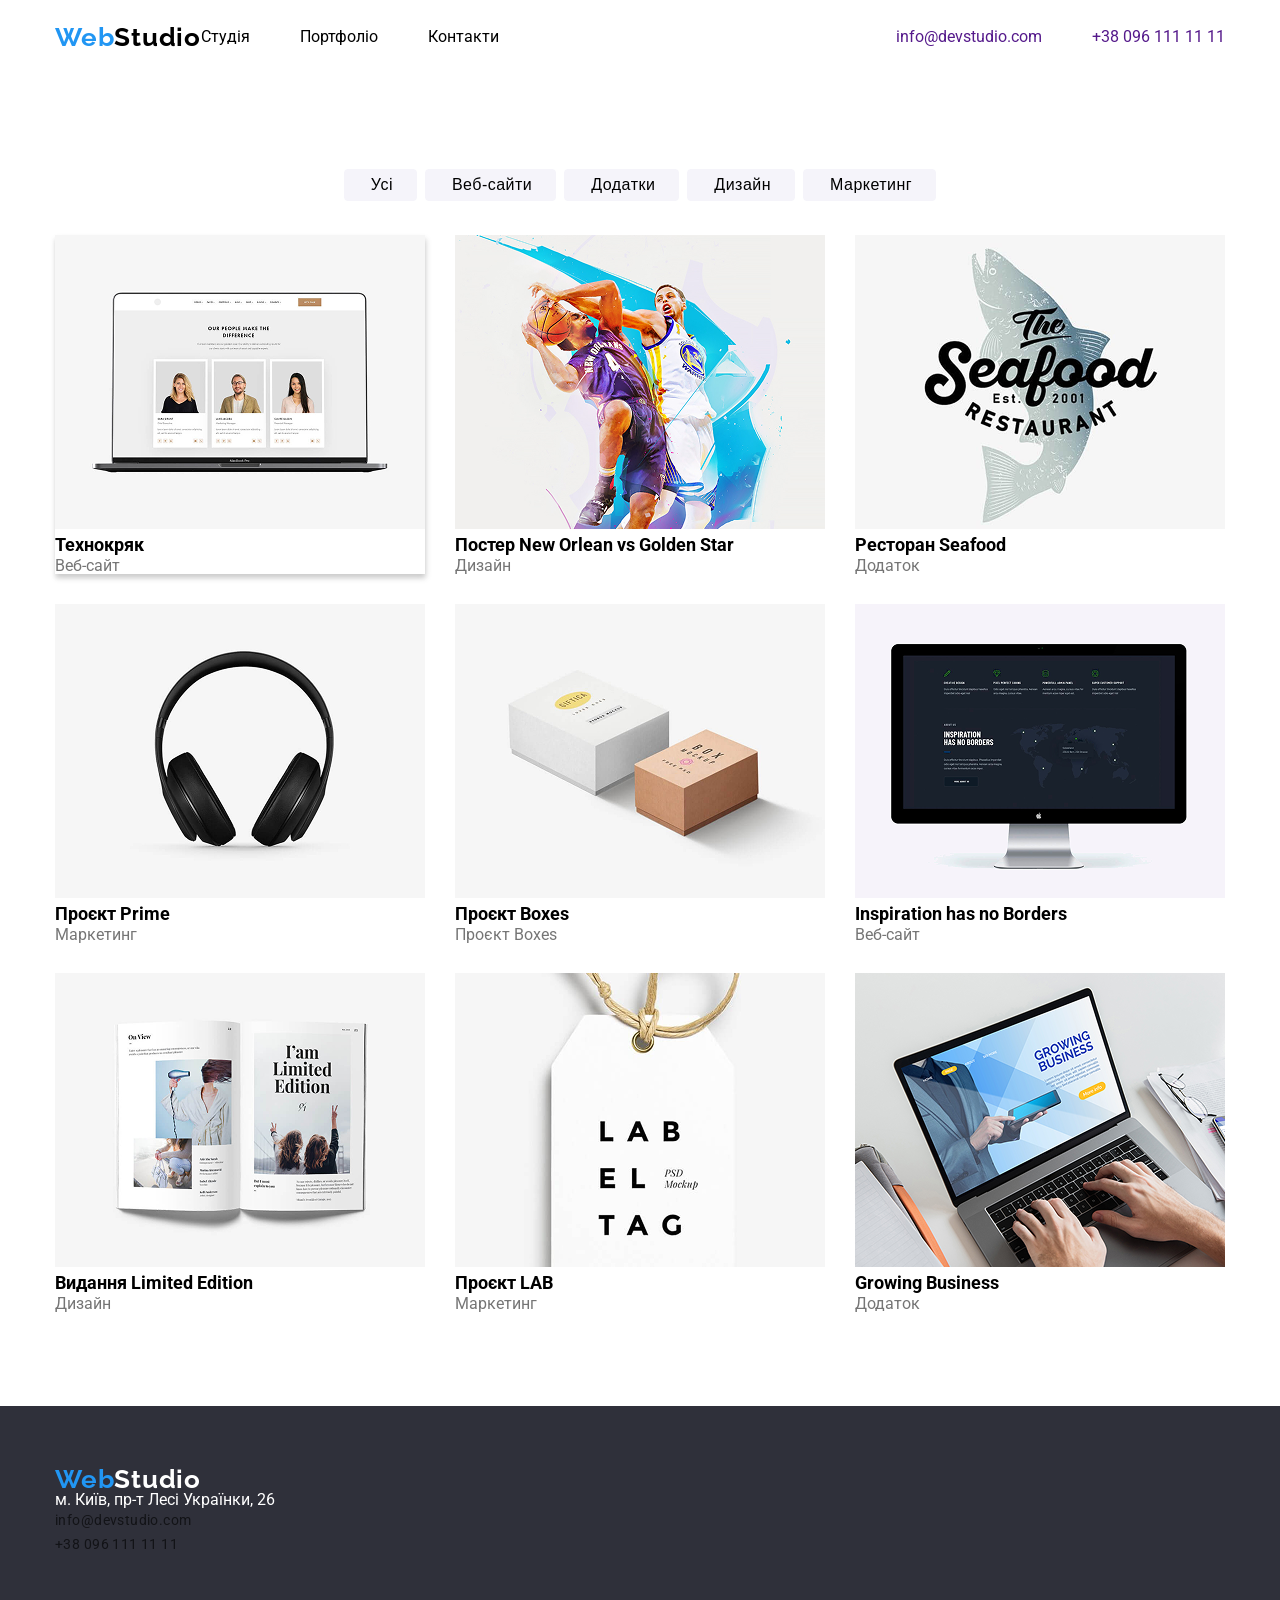
<file: portfolio.html>
<!DOCTYPE html>
<html lang="en">
<head>
  <meta charset="UTF-8">
  <meta name="viewport" content="width=device-width, initial-scale=1.0">
  <title>portfolio</title>
  <link rel="stylesheet" href="css/reset.css">
  <link href="https://fonts.googleapis.com/css2?family=Montserrat:ital,wght@0,100..900;1,100..900&family=Raleway:ital,wght@0,100..900;1,100..900&family=Roboto:ital,wght@0,100..900;1,100..900&display=swap" rel="stylesheet">
  <link rel="stylesheet" href="css/style.css">
</head>
<body>
  
   <header class="header">
    <div class="container header-container">
  
    <a class="header-logo" href="index.html"><span>Web</span>Studio</a>
   
    <div class="header-wrapper">
    <nav class="header-nav">
      <ul class="header-nav_list">
        <li class="header-nav_item">
          <a class="header-nav_link" href="">Студія</a>
        </li>
        <li class="header-nav_item">
          <a class="header-nav_link" href="portfolio.html">Портфоліо</a>
        </li>
        <li class="header-nav_item">
          <a class="header-nav_link" href="">Контакти</a>
        </li>
       </ul>
    </nav>
   
    <ul class="header-contact_list">
      <li class="header-contact_item">
        <a class="header-contact_link" href="">info@devstudio.com</a>
      </li>
      <li class="header-contact_item">
        <a class="header-contact_link" href="">+38 096 111 11 11</a>
      </li>
  
    </ul>
      </div>
        </div>
  </header>

 <main class="main">
    
  <section class="projects">
    <div class="container">
    <ul class="projects-list">
    <li class="projects-item-btn">
       <button class="projects-btn">
      Усі
    </button>
    </li>
   <li class="projects-item_btn">
     <button class="projects-btn">
         Веб-сайти
      </button>
   </li>
      <li class="projects-item_btn" >
      <button class="projects-btn">
          Додатки
      </button>
      </li>
      <li class="projects-item_btn">
      <button class="projects-btn" >
          Дизайн
      </button>
      </li >
      <li class="projects-item_btn">
      <button class="projects-btn">
        Маркетинг
      </button>
      </li>
      </ul>
      
      <ul class="projects-work">
       
        <li class="projects-item">
           <img class="projects-img" src="./images/laptop-website.png" alt="laptop-website">
            <h3 class="projects-developer">
              Технокряк
            </h3>
            <p class="description">
              Веб-сайт
            </p>
       
        </li>
        <li class="projects-item">
           <img class="projects-img" src="./images/basketball-players.png" alt="basketball-players">
            <h3 class="projects-developer">
              Постер New Orlean vs Golden Star
            </h3>
            <p class="description">
              Дизайн
            </p>
       
        </li>
        <li class="projects-item">
           <img class="projects-img" src="./images/sea-food-restaraunt.png" alt="sea-food-restaraunt">
            <h3 class="projects-developer">
              Ресторан Seafood
            </h3>
            <p class="description">
              Додаток
            </p>
       
        </li>
        <li class="projects-item">
           <img class="projects-img" src="./images/heaphones-project.png" alt="heaphones-project">
            <h3 class="projects-developer">
              Проєкт Prime
            </h3>
            <p class="description">
              Маркетинг
            </p>
     
        </li>
        <li class="projects-item">
           <img class="projects-img" src="./images/boxes-project.png" alt="boxes-project">
            <h3 class="projects-developer">
              Проєкт Boxes
            </h3>
            <p class="description">
              Проєкт Boxes
            </p>
       
        </li>
        <li class="projects-item">
           <img class="projects-img" src="./images/pc-website.png" alt="pc-website">
            <h3 class="projects-developer">
              Inspiration has no Borders   
            </h3>
            <p class="description">
             Веб-сайт  
            </p>
      
        </li>
        <li class="projects-item">
           <img class="projects-img" src="./images/book.png" alt="book">
            <h3 class="projects-developer">
              Видання Limited Edition
            </h3>
            <p class="description">
              Дизайн
            </p>
          
        </li>
        <li class="projects-item">
           <img class="projects-img" src="./images/label-tag.png" alt="label-tag">
            <h3 class="projects-developer">
              Проєкт LAB
            </h3>
            <p class="description">
              Маркетинг
            </p>
        
        </li>
        <li class="projects-item">
           <img class="projects-img" src="/images/laptop-app.png" alt="laptop-app">
            <h3 class="projects-developer">
              Growing Business
            </h3>
            <p class="description">
              Додаток
            </p>
         
        </li>
     
      </ul>
      </div>
  </section>
 </main>
 <footer class="footer">
  <div class="container">
    <a class="footer-logo" href=""><span>Web</span>Studio</a>
    <ul class="footer-list">
    <li class="footer-item">
   
     <a class="footer-link_address" href=""> м. Київ, пр-т Лесі Українки, 26</a>
   
    </li>
    <li class="footer-item">
    
     <a class="footer-link_contact" href="mailto:info@devstudio.com"> info@devstudio.com</a>
  
    </li>
    <li class="footer-item">
      <a class="footer-link_contact" href="tel:380961111111">  +38 096 111 11 11</a>
    
  
    </li>
    </ul>
    </div>
  </footer>
  
</body>
</html>
</file>
<file: css/style.css>
:root{
  
  --bg-color: #F5F4FA;
  --text-color: #757575;
  --title-color: #212121;
  --accent-second-color : #FFFFFF;
  --accent-color : #2196F3;
  --bg-footer-color: #2F303A;
  --second-font:"Raleway", sans-serif ;
  --main-font:"Roboto",sans-serif;
  --logo-color: #000000;
}
body{
  font-family:var(--main-font);
}
.container{
  width: 1170px;
  margin: 0 auto;
  padding-left: 15px;
  padding-right: 15px;
}
.header-container{
  display: flex;
  align-items: center;
}
.header-logo{
  font-weight: 700;
  font-size: 26px;
  font-family: var(--second-font);
  letter-spacing: 0.03em;
  color: var(--logo-color);
}

.header-logo span{
  color: var(--accent-color);
}
.header-wrapper{
  width: 100%;
  display: flex;
  justify-content: space-between;
}
.header{
  padding-top: 24px;
  padding-bottom: 25px;
  display: flex ;

}
.header-title{
 margin-right: 93px;
}
.hero{
  text-align: center;
  padding-top: 200px;
  padding-bottom: 200px;
  background-position: center;
  background-image: url(../images/background\ image.png);
  background-repeat: no-repeat;
  background-size: cover ;
}

.team{
padding-top: 94px ;
padding-bottom: 94px;
 background-color: var(--bg-color) ;

}

.work{
  padding-bottom: 94px;
}

.teamwork{
  padding-top: 94px;
  padding-bottom: 94px;
 
 
}

.footer{
  padding-top: 60px;
  padding-bottom: 60px;
}
.header-nav_link{
  color: var(--logo-color);

}
.header-nav_link:hover{
 color: var(--accent-color);
 
}

.header-contact_link:hover{
color: var(--accent-color);
}
.header-nav_list{
 display: flex;
 gap: 50px ;

}

.header-contact_list{
  display: flex ;
  gap: 50px ;
}



.hero-title{
  font-size: 44px;
  color: var(  --accent-second-color);
  font-weight: 900;
}

.hero-btn{
  background-color: var(--accent-color);
  color: var(  --accent-second-color);
 padding: 10px 32px 10px 32px;
 margin-top: 30px;
 box-shadow: 0px 4px 4px 0px rgba(0, 0, 0, 0.15);
}

.teamwork-item:before{
background: var(--bg-color) ;
content: "" ;
display: block;
height: 120px;
width: 270px;
margin-bottom: 20px;
background-size: 70px;
background-position: center;
background-repeat: no-repeat;
}
.teamwork-item:first-child:before{
background-image: url(../images/satellite.png);
}

.teamwork-item:nth-child(2):before{
background-image: url(../images/clock.png);
}

.teamwork-item:nth-child(3):before{
  background-image: url(../images/diagram.png)
}

.teamwork-item:nth-child(4):before{
  background-image: url(../images/astronaut.png)
}
.teamwork-list{
  display: flex;
  justify-content: space-between;
  gap: 30px;
}

.teamwork-title{
  font-weight: 700;

}

.teamwork-text{
  font-size: 14px;
  font-weight: 400;
  color: var(--text-color);
  margin-top: 10px
}

.work-title{
  font-weight: 700;
  font-size: 36px ;
  text-align: center;
}

.work-list{
  display: flex;
  justify-content: center;
  gap: 30px;
  margin-top: 50px;
}

.team-title{
  font-size: 36px;
  font-weight: 700;
  text-align: center;
}

.team-list{
  display: flex;
  gap: 30px;
  justify-content: center;
  margin-top: 50px;
}

.team-item{
  background-color:  var(  --accent-second-color);
  gap: 30px;
  text-align: center;
  padding-bottom: 30px;
  box-shadow: 0px 2px 1px 0px rgba(0, 0, 0, 0.2) , 0px 1px 1px 0px rgba(0, 0, 0, 0.14) ,  0px 1px 3px 0px rgba(0, 0, 0, 0.12) ;
}

.team-name{
  font-weight: 500;
  font-size: 16px;
  margin-top: 30px;
  margin-bottom: 10px;
}

.team-worker{
  font-size: 16px;
  color: var(--text-color);
}

.footer{
  background-color: var(--bg-footer-color);
 
}





.projects-btn{
 border-radius: 4px;
 border: 1px solid var(--bg-color);
 padding: 6px 23px 6px 26px;
 font-weight: 500;
 letter-spacing: 0.03em;
 font-size: 16px;
}


.projects-list{
  display: flex;
justify-content: center;
gap: 8px;
padding-bottom: 34px;
}
.projects-developer{
  font-weight: 700;
  font-size: 18px;
  padding-top: 4px;
}

.description{
  font-size: 16px;
  color: var(--text-color);
  font-weight: 400;
  padding-top: 4px;
}

.projects-work{

 
  display: flex;
  justify-content: space-between;
  flex-wrap: wrap;
  gap: 30px;
 

  
}

.projects-logo-btn{
  gap: 8px;
  font-size: 16px;
}

.projects-btn{
  font-size: 16px;
 background-color: var(--bg-color) ;
}

.projects-btn:hover{
 background-color: var(--accent-color);
}
.projects{
 padding-top: 94px;
  padding-bottom: 94px;
}

.projects-item:first-child{
  box-shadow: 1px 4px 6px 0px rgba(0, 0, 0, 0.16),0px 4px 4px 0px rgba(0, 0, 0, 0.06);
}
.footer-link_contact{
 color: (var(--accent-second-color));
 font-size: 14px;
 line-height: 24px;
 letter-spacing: 0.03em;
 opacity: 0.6;
}


.footer-logo{
  color: var(--accent-second-color);
  font-size: 26px;
  letter-spacing: 0.03em;
  font-weight: 700;
  font-family: var(--second-font);
}

.footer-logo span{
  color: var(--accent-color);
}
.footer-link_address{
 color: var(--accent-second-color);
}
</file>
